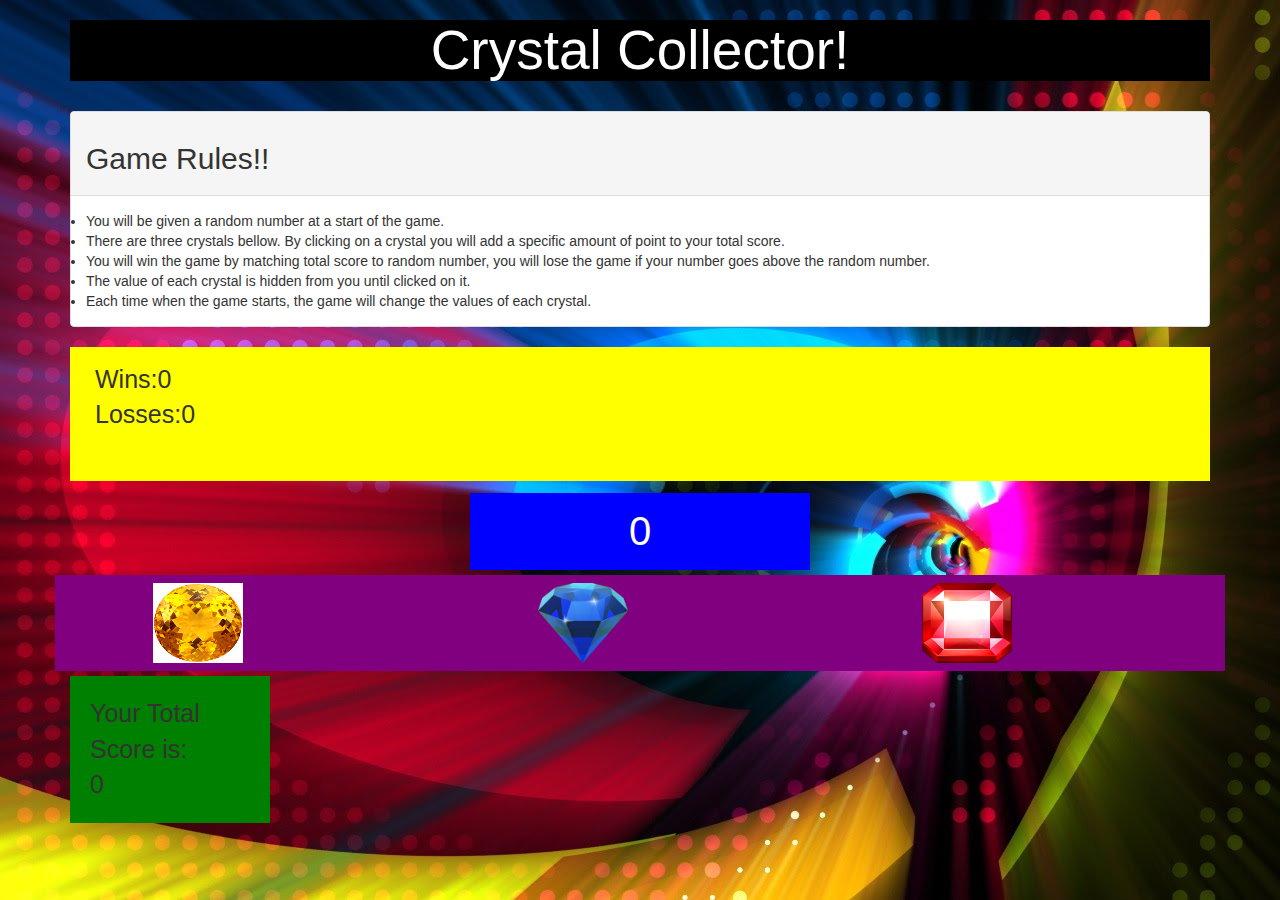
<file: index.html>
<!DOCTYPE html>
<html lang="en">
<head>
	<meta charset="UTF-8">
	<title>Crytal Collector Game</title>

		<link rel="stylesheet" href="assets/css/reset.css">
		<meta name="viewport" content="width=device-width, initial-scale=1.0">
		<link rel="stylesheet" href="https://maxcdn.bootstrapcdn.com/bootstrap/3.3.7/css/bootstrap.min.css" integrity="sha384-BVYiiSIFeK1dGmJRAkycuHAHRg32OmUcww7on3RYdg4Va+PmSTsz/K68vbdEjh4u" crossorigin="anonymous">
		<link rel="stylesheet" href="assets/css/style.css">
		<script   src="https://code.jquery.com/jquery-3.1.0.js"   integrity="sha256-slogkvB1K3VOkzAI8QITxV3VzpOnkeNVsKvtkYLMjfk="   crossorigin="anonymous"></script>

</head>


<body>
<div class="container">
	<h1 id="head">Crystal Collector!</h1>
</div>
	<br>
				
		
	</div>
	<div class="container">
		<div class="panel panel-default">
			<div class="panel-heading"><h2>Game Rules!!</h2></div>
	 		<div class="panel-body">
			
	 				<li>You will be given a random number at a start of the game.</li>
	 				<li>There are three crystals bellow. By clicking on a crystal you will add a specific amount of point to your total score.</li>
	 				<li>You will win the game by matching total score to random number, you will lose the game if your number goes above the random number.</li>
	 				<li>The value of each crystal is hidden from you until clicked on it.</li>
	 				<li>Each time when the game starts, the game will change the values of each crystal.</li>
	 		
			</div>
		</div>
	
		<div class="row" id="row1">
		  <div class="col-lg-12 col-md-8">Wins:<span id="winner"> 0</span></div>
		  <div class="col-xs-6 col-md-4">Losses:<span id="losser"> 0</span></div>
		</div>
	
		<div class="totalnumber">
			<span>0</span>
		</div>
		<div class="row" id="row2">
		  <div id="yellow" class="col-md-4"><img src="assets/images/yellowgem.jpg" class="yellowgem" alt="gem1" class="img-circle"></div>
		  <div id="blue" class="col-md-4"><img src="assets/images/gemblue.png" class="bluegem" alt="gem2" class="img-circle"></div>
		  <div id="red" class="col-md-4"><img src="assets/images/redgem.png" class="redgem" alt="gem3" class="img-circle"></div>
		</div>
		<p id = "score">Your Total Score is: <br><span id="numbercount">0</span></p>
	</div>



	<script src="assets/javascript/game.js"></script>
</body>
</html>
</file>
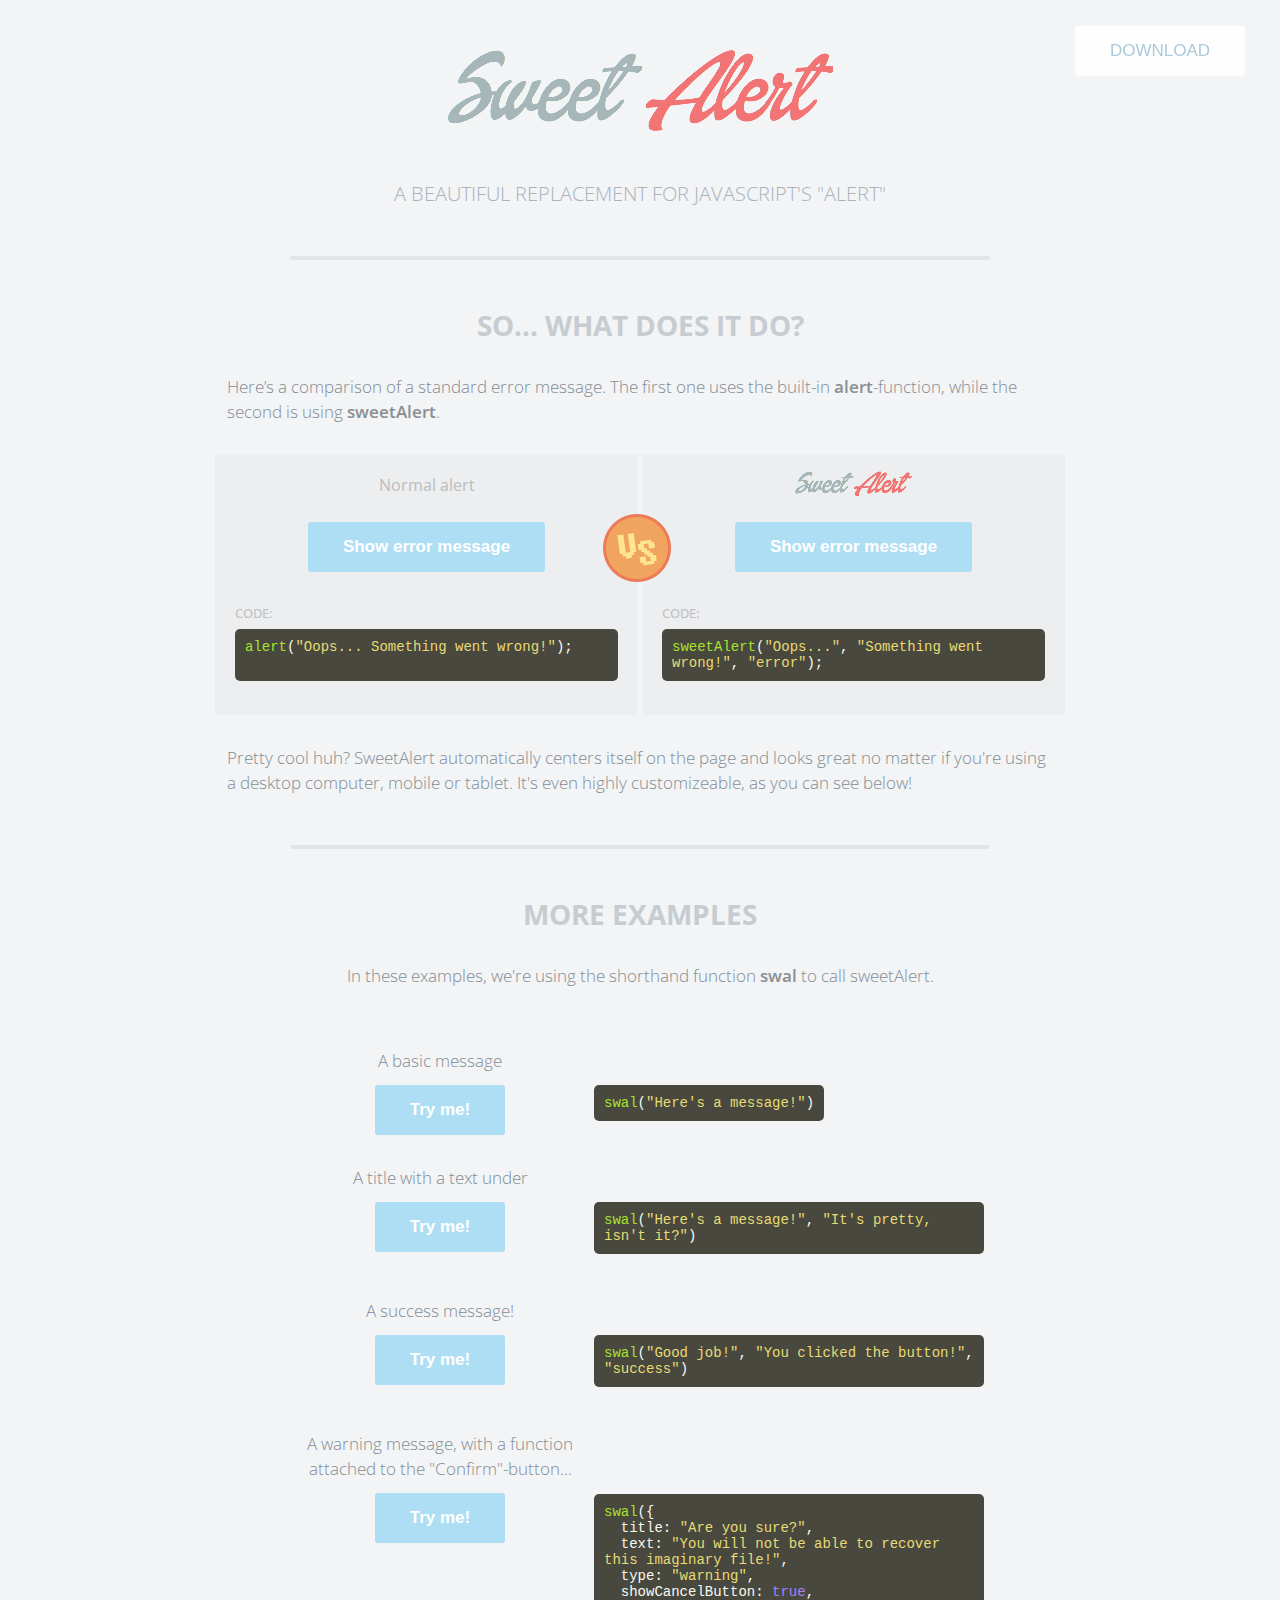
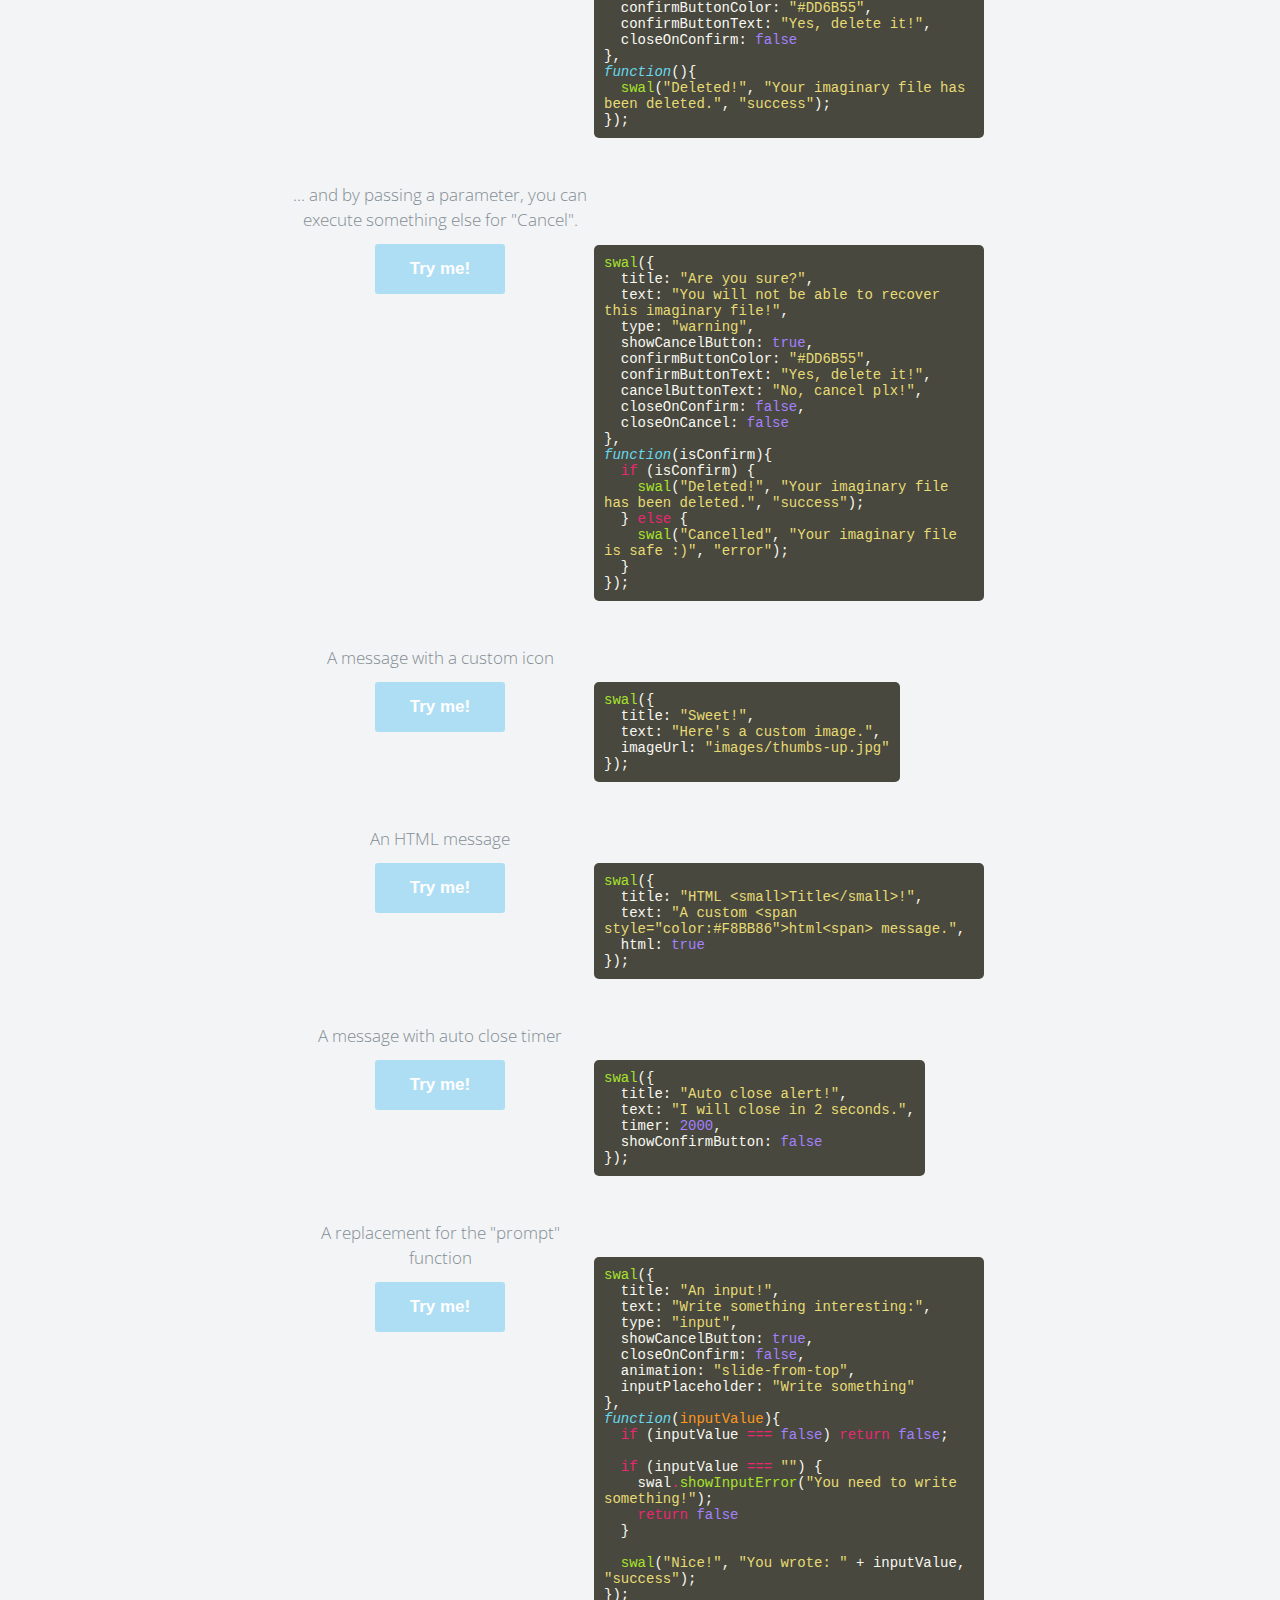
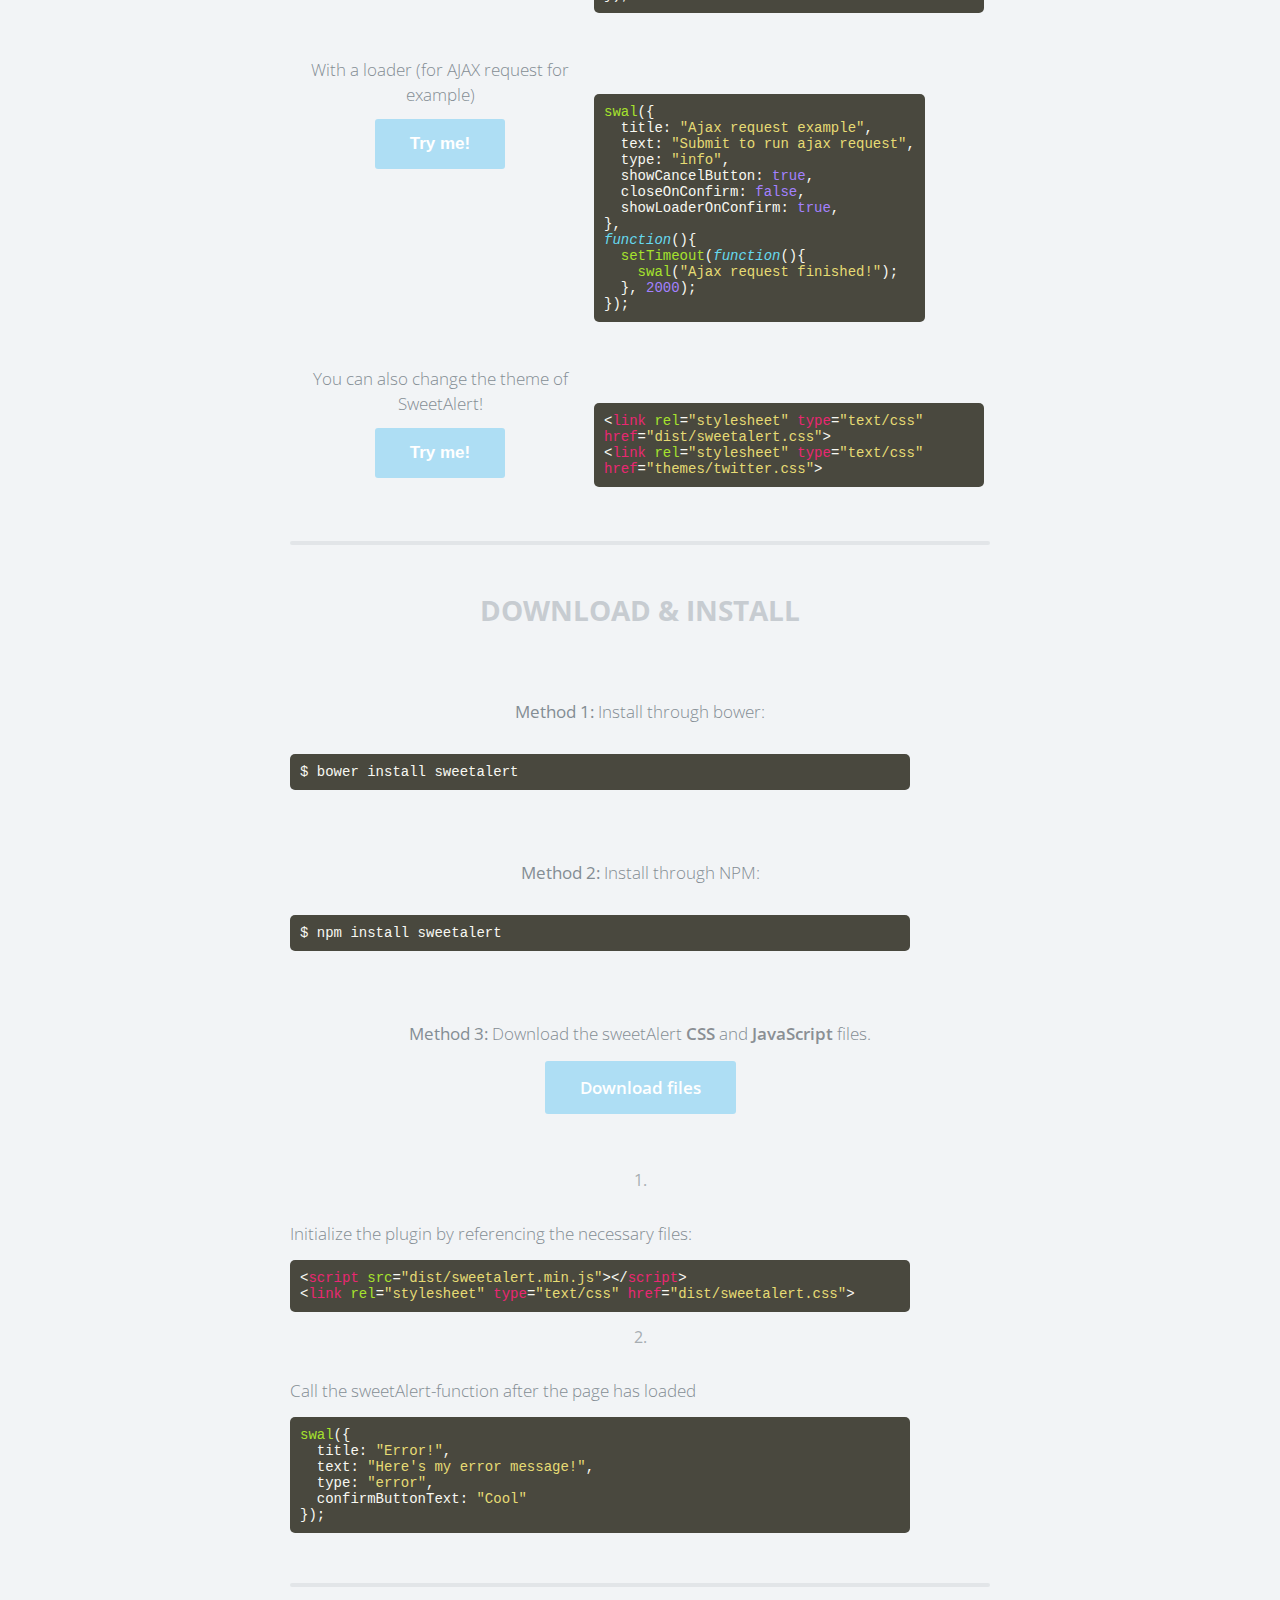
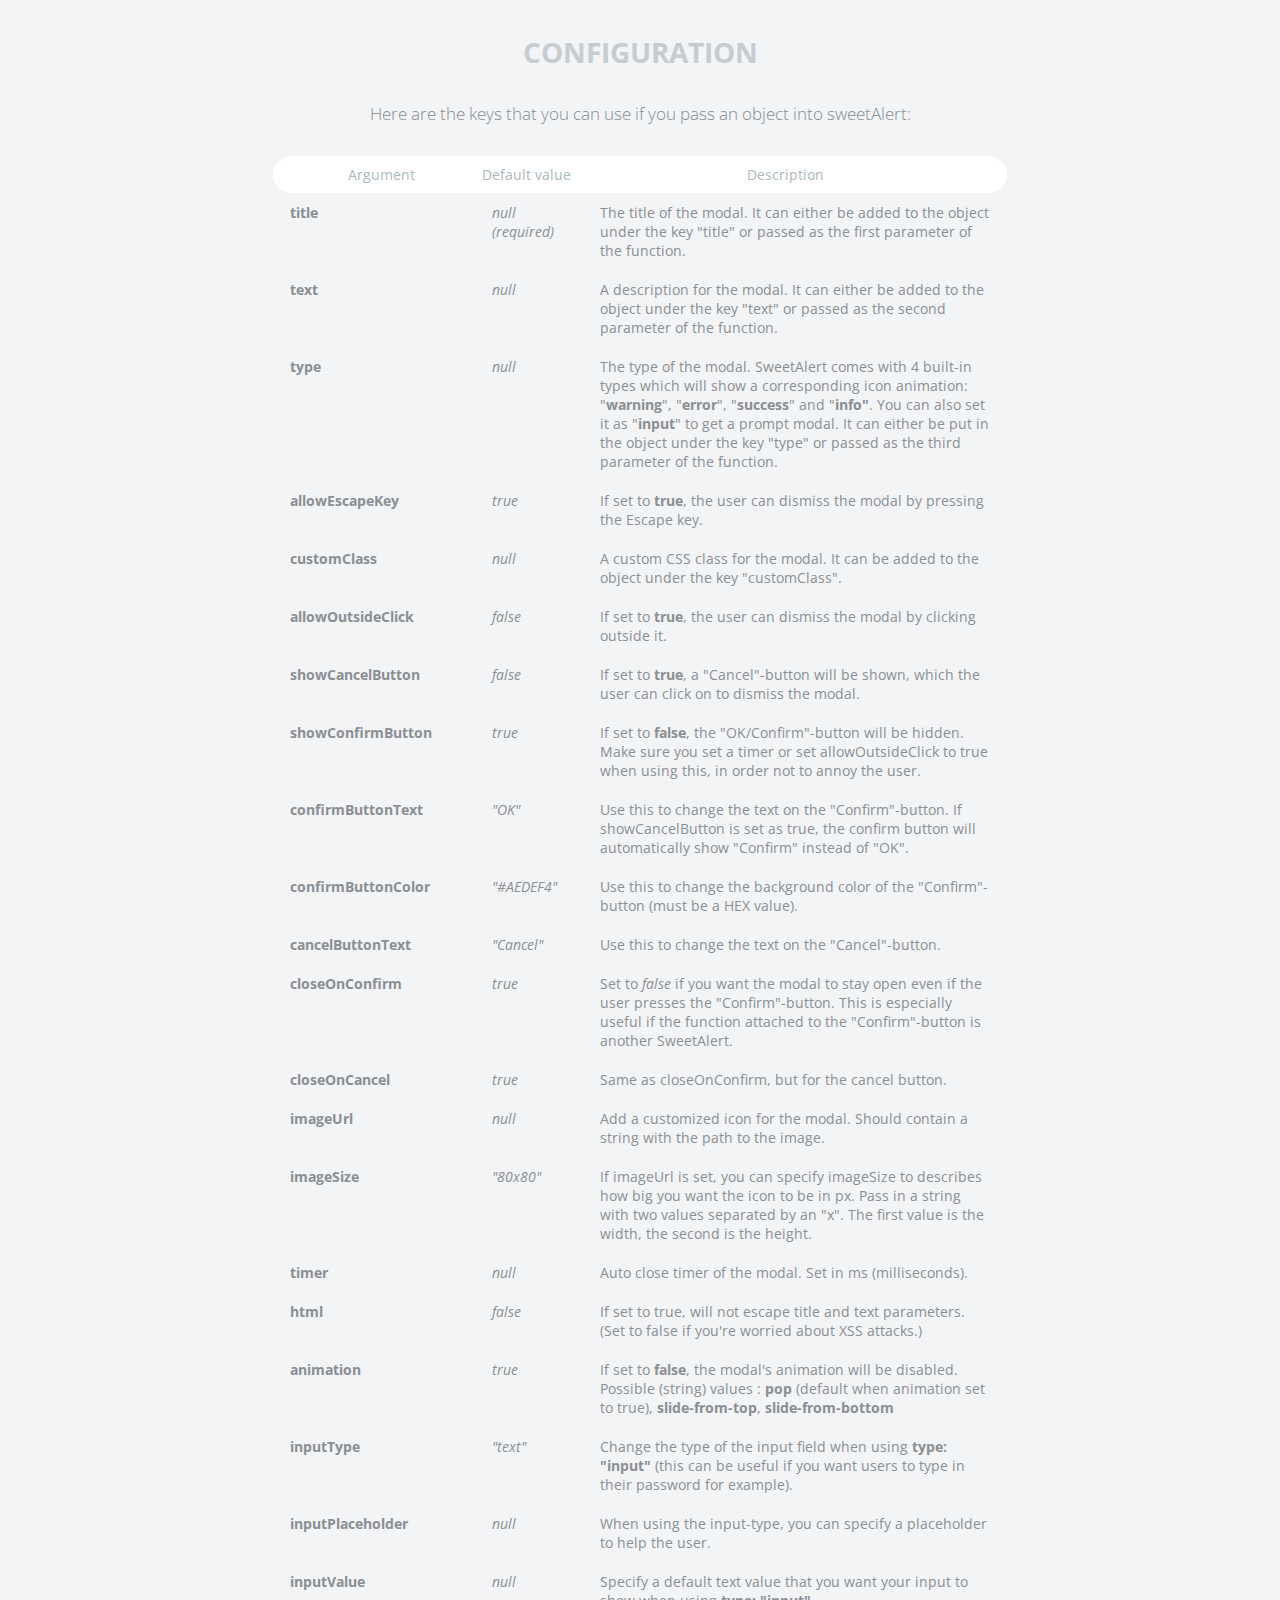
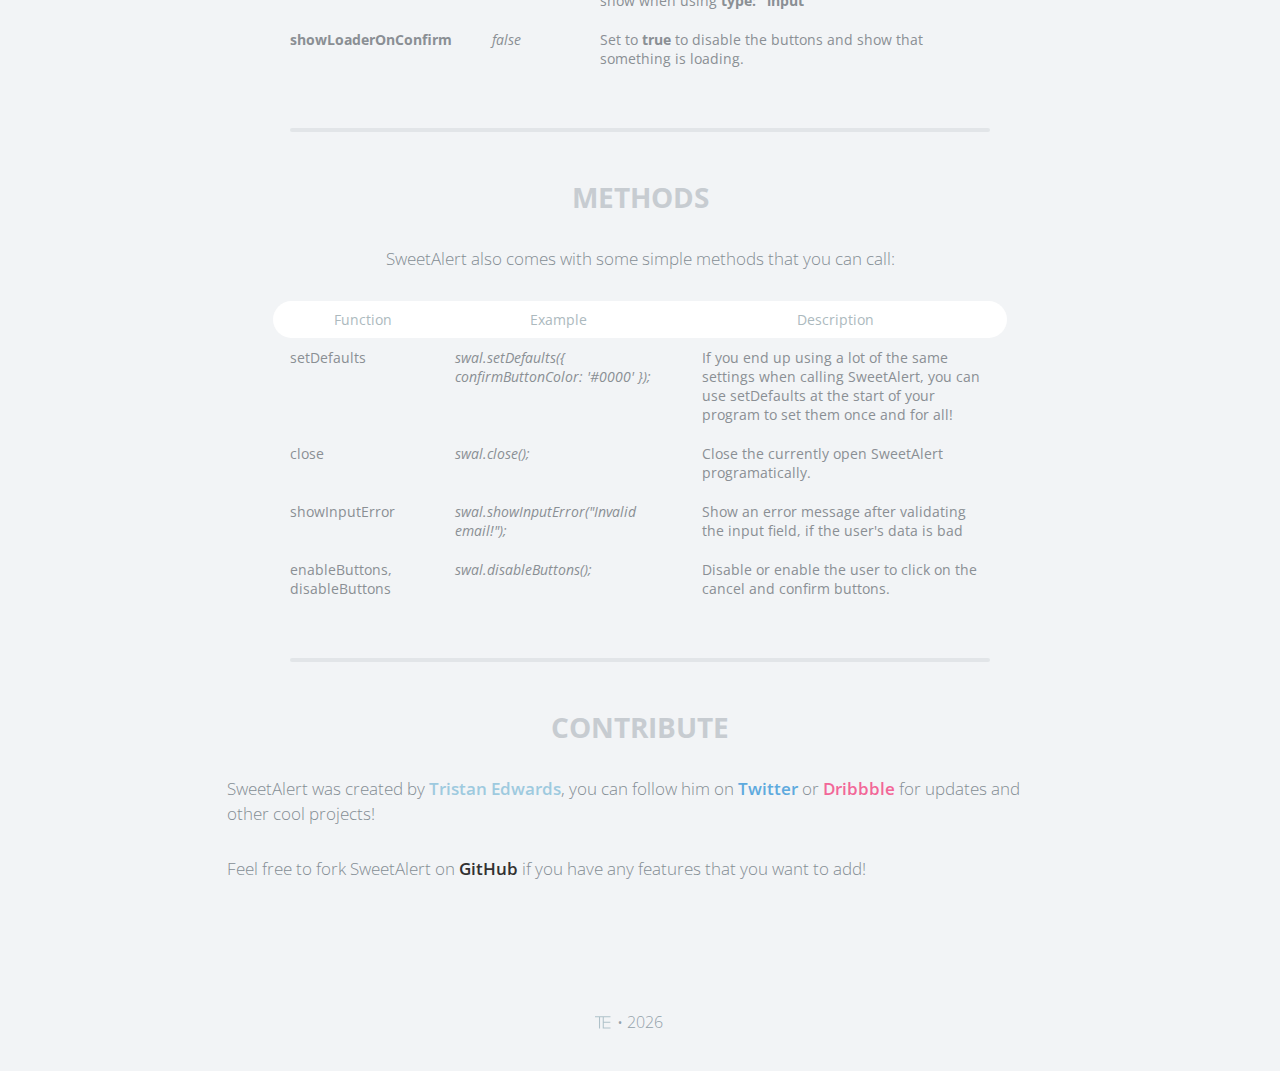
<file: sweetalert-master/index.html>
<!doctype html>

<html>

<head>
  <meta charset="utf-8">
  <meta name="viewport" content="width=device-width, initial-scale=1, maximum-scale=1, user-scalable=0" />
  <title>SweetAlert</title>

  <link rel="stylesheet" href="example/example.css">
  <script src="https://code.jquery.com/jquery-2.1.3.min.js"></script>

  <!-- This is what you need -->
  <script src="dist/sweetalert-dev.js"></script>
  <link rel="stylesheet" href="dist/sweetalert.css">
  <!--.......................-->

</head>

<body>

<h1>Sweet Alert</h1>
<h2>A beautiful replacement for JavaScript's "Alert"</h2>
<button class="download">Download</button>

<!-- What does it do? -->
<h3>So... What does it do?</h3>
<p>Here’s a comparison of a standard error message. The first one uses the built-in <strong>alert</strong>-function, while the second is using <strong>sweetAlert</strong>.</p>

<div class="showcase normal">
	<h4>Normal alert</h4>
	<button>Show error message</button>

	<h5>Code:</h5>
	<pre><span class="attr">alert</span>(<span class="str">"Oops... Something went wrong!"</span>);

	</pre>

	<div class="vs-icon"></div>
</div>

<div class="showcase sweet">
	<h4>Sweet Alert</h4>
	<button>Show error message</button>

	<h5>Code:</h5>
	<pre><span class="attr">sweetAlert</span>(<span class="str">"Oops..."</span>, <span class="str">"Something went wrong!"</span>, <span class="str">"error"</span>);</pre>
</div>

<p>Pretty cool huh? SweetAlert automatically centers itself on the page and looks great no matter if you're using a desktop computer, mobile or tablet. It's even highly customizeable, as you can see below!</p>


<!-- Examples -->
<h3>More examples</h3>

<p class="center">In these examples, we're using the shorthand function <strong>swal</strong> to call sweetAlert.</p>

<ul class="examples">

	<li class="message">
		<div class="ui">
			<p>A basic message</p>
			<button>Try me!</button>
		</div>
		<pre><span class="attr">swal</span>(<span class="str">"Here's a message!"</span>)</pre>
	</li>

	<li class="title-text">
		<div class="ui">
			<p>A title with a text under</p>
			<button>Try me!</button>
		</div>
		<pre><span class="attr">swal</span>(<span class="str">"Here's a message!"</span>, <span class="str">"It's pretty, isn't it?"</span>)</pre>
	</li>

	<li class="success">
		<div class="ui">
			<p>A success message!</p>
			<button>Try me!</button>
		</div>
		<pre><span class="attr">swal</span>(<span class="str">"Good job!"</span>, <span class="str">"You clicked the button!"</span>, <span class="str">"success"</span>)</pre>
	</li>

	<li class="warning confirm">
		<div class="ui">
			<p>A warning message, with a function attached to the "Confirm"-button...</p>
			<button>Try me!</button>
		</div>
		<pre><span class="attr">swal</span>({
&nbsp;&nbsp;title: <span class="str">"Are you sure?"</span>,
&nbsp;&nbsp;text: <span class="str">"You will not be able to recover this imaginary file!"</span>,
&nbsp;&nbsp;type: <span class="str">"warning"</span>,
&nbsp;&nbsp;showCancelButton: <span class="val">true</span>,
&nbsp;&nbsp;confirmButtonColor: <span class="str">"#DD6B55"</span>,
&nbsp;&nbsp;confirmButtonText: <span class="str">"Yes, delete it!"</span>,
&nbsp;&nbsp;closeOnConfirm: <span class="val">false</span>
},
<span class="func"><i>function</i></span>(){
&nbsp;&nbsp;<span class="attr">swal</span>(<span class="str">"Deleted!"</span>, <span class="str">"Your imaginary file has been deleted."</span>, <span class="str">"success"</span>);
});</pre>
	</li>

	<li class="warning cancel">
		<div class="ui">
			<p>... and by passing a parameter, you can execute something else for "Cancel".</p>
			<button>Try me!</button>
		</div>
		<pre><span class="attr">swal</span>({
&nbsp;&nbsp;title: <span class="str">"Are you sure?"</span>,
&nbsp;&nbsp;text: <span class="str">"You will not be able to recover this imaginary file!"</span>,
&nbsp;&nbsp;type: <span class="str">"warning"</span>,
&nbsp;&nbsp;showCancelButton: <span class="val">true</span>,
&nbsp;&nbsp;confirmButtonColor: <span class="str">"#DD6B55"</span>,
&nbsp;&nbsp;confirmButtonText: <span class="str">"Yes, delete it!"</span>,
&nbsp;&nbsp;cancelButtonText: <span class="str">"No, cancel plx!"</span>,
&nbsp;&nbsp;closeOnConfirm: <span class="val">false</span>,
&nbsp;&nbsp;closeOnCancel: <span class="val">false</span>
},
<span class="func"><i>function</i></span>(isConfirm){
&nbsp;&nbsp;<span class="tag">if</span> (isConfirm) {
&nbsp;&nbsp;&nbsp;&nbsp;<span class="attr">swal</span>(<span class="str">"Deleted!"</span>, <span class="str">"Your imaginary file has been deleted."</span>, <span class="str">"success"</span>);
&nbsp;&nbsp;} <span class="tag">else</span> {
	&nbsp;&nbsp;&nbsp;&nbsp;<span class="attr">swal</span>(<span class="str">"Cancelled"</span>, <span class="str">"Your imaginary file is safe :)"</span>, <span class="str">"error"</span>);
&nbsp;&nbsp;}
});</pre>
	</li>

	<li class="custom-icon">
		<div class="ui">
			<p>A message with a custom icon</p>
			<button>Try me!</button>
		</div>
		<pre><span class="attr">swal</span>({
&nbsp;&nbsp;title: <span class="str">"Sweet!"</span>,
&nbsp;&nbsp;text: <span class="str">"Here's a custom image."</span>,
&nbsp;&nbsp;imageUrl: <span class="str">"images/thumbs-up.jpg"</span>
});</pre>
	</li>

	<li class="message-html">
		<div class="ui">
			<p>An HTML message</p>
			<button>Try me!</button>
		</div>
		<pre><span class="attr">swal</span>({
&nbsp;&nbsp;title: <span class="str">"HTML &lt;small&gt;Title&lt;/small&gt;!"</span>,
&nbsp;&nbsp;text: <span class="str">"A custom &lt;span style="color:#F8BB86"&gt;html&lt;span&gt; message."</span>,
&nbsp;&nbsp;html: <span class="val">true</span>
});</pre>
	</li>

	<li class="timer">
		<div class="ui">
			<p>A message with auto close timer</p>
			<button>Try me!</button>
		</div>
		<pre><span class="attr">swal</span>({
&nbsp;&nbsp;title: <span class="str">"Auto close alert!"</span>,
&nbsp;&nbsp;text: <span class="str">"I will close in 2 seconds."</span>,
&nbsp;&nbsp;timer: <span class="val">2000</span>,
&nbsp;&nbsp;showConfirmButton: <span class="val">false</span>
});</pre>
	</li>


	<li class="input">
		<div class="ui">
			<p>A replacement for the "prompt" function</p>
			<button>Try me!</button>
		</div>
		<pre><span class="attr">swal</span>({
&nbsp;&nbsp;title: <span class="str">"An input!"</span>,
&nbsp;&nbsp;text: <span class="str">"Write something interesting:"</span>,
&nbsp;&nbsp;type: <span class="str">"input"</span>,
&nbsp;&nbsp;showCancelButton: <span class="val">true</span>,
&nbsp;&nbsp;closeOnConfirm: <span class="val">false</span>,
&nbsp;&nbsp;animation: <span class="str">"slide-from-top"</span>,
&nbsp;&nbsp;inputPlaceholder: <span class="str">"Write something"</span>
},
<span class="func"><i>function</i></span>(<span class="arg">inputValue</span>){
&nbsp;&nbsp;<span class="tag">if</span> (inputValue <span class="tag">===</span> <span class="val">false</span>) <span class="tag">return</span> <span class="val">false</span>;
&nbsp;&nbsp;
&nbsp;&nbsp;<span class="tag">if</span> (inputValue <span class="tag">===</span> <span class="str">""</span>) {
&nbsp;&nbsp;&nbsp;&nbsp;swal<span class="tag">.</span><span class="attr">showInputError</span>(<span class="str">"You need to write something!"</span>);
&nbsp;&nbsp;&nbsp;&nbsp;<span class="tag">return</span> <span class="val">false</span>
&nbsp;&nbsp;}
&nbsp;&nbsp;
&nbsp;&nbsp;<span class="attr">swal</span>(<span class="str">"Nice!"</span>, <span class="str">"You wrote: "</span> + inputValue, <span class="str">"success"</span>);
});</pre>
	</li>

  <li class="ajax">
    <div class="ui">
			<p>With a loader (for AJAX request for example)</p>
			<button>Try me!</button>
		</div>
		<pre><span class="attr">swal</span>({
&nbsp;&nbsp;title: <span class="str">"Ajax request example"</span>,
&nbsp;&nbsp;text: <span class="str">"Submit to run ajax request"</span>,
&nbsp;&nbsp;type: <span class="str">"info"</span>,
&nbsp;&nbsp;showCancelButton: <span class="val">true</span>,
&nbsp;&nbsp;closeOnConfirm: <span class="val">false</span>,
&nbsp;&nbsp;showLoaderOnConfirm: <span class="val">true</span>,
},
<span class="func"><i>function</i></span>(){
&nbsp;&nbsp;<span class="attr">setTimeout</span>(<span class="func"><i>function</i></span>(){
&nbsp;&nbsp;&nbsp;&nbsp;<span class="attr">swal</span>(<span class="str">"Ajax request finished!"</span>);
&nbsp;&nbsp;}, <span class="val">2000</span>);
});</pre>
	</li>

	<li class="theme">
		<div class="ui">
			<p>You can also change the theme of SweetAlert!</p>
			<button>Try me!</button>
		</div>
		<pre>&lt;<span class="tag">link</span> <span class="attr">rel</span>=<span class="str">"stylesheet"</span> <span class="tag">type</span>=<span class="str">"text/css"</span> <span class="tag">href</span>=<span class="str">"dist/sweetalert.css"</span>&gt;
			&lt;<span class="tag">link</span> <span class="attr">rel</span>=<span class="str">"stylesheet"</span> <span class="tag">type</span>=<span class="str">"text/css"</span> <span class="tag">href</span>=<span class="str">"themes/twitter.css"</span>&gt;</pre>
	</li>

</ul>


<!-- Download & Install -->
<h3 id="download-section">Download & install</h3>

<div class="center-container">
	<p class="center"><b>Method 1:</b> Install through bower:</p>
	<pre class="center">$ bower install sweetalert</pre>
</div>

<div class="center-container">
	<p class="center"><b>Method 2:</b> Install through NPM:</p>
	<pre class="center">$ npm install sweetalert</pre>
</div>

<p class="center"><b>Method 3:</b> Download the sweetAlert <strong>CSS</strong> and <strong>JavaScript</strong> files.</p>

<a class="button" href="https://github.com/t4t5/sweetalert/archive/master.zip" download>Download files</a>

<ol>
	<li>
		<p>Initialize the plugin by referencing the necessary files:</p>
		<pre>&lt;<span class="tag">script</span> <span class="attr">src</span>=<span class="str">"dist/sweetalert.min.js"</span>&gt;&lt;/<span class="tag">script</span>&gt;
&lt;<span class="tag">link</span> <span class="attr">rel</span>=<span class="str">"stylesheet"</span> <span class="tag">type</span>=<span class="str">"text/css"</span> <span class="tag">href</span>=<span class="str">"dist/sweetalert.css"</span>&gt;</pre>
	</li>

	<li>
		<p>Call the sweetAlert-function after the page has loaded</p>
		<pre><span class="attr">swal</span>({
&nbsp;&nbsp;title: <span class="str">"Error!"</span>,
&nbsp;&nbsp;text: <span class="str">"Here's my error message!"</span>,
&nbsp;&nbsp;type: <span class="str">"error"</span>,
&nbsp;&nbsp;confirmButtonText: <span class="str">"Cool"</span>
});
</pre>
	</li>
</ol>



<!-- Configuration -->
<h3>Configuration</h3>

<p class="center">Here are the keys that you can use if you pass an object into sweetAlert:</p>

<table>
	<tr class="titles">
		<th>
			<div class="border-left"></div>
			Argument
		</th>
		<th>Default value</th>
		<th>
			<div class="border-right"></div>
			Description
		</th>
	</tr>
	<tr>
		<td><b>title</b></td>
		<td><i>null (required)</i></td>
		<td>The title of the modal. It can either be added to the object under the key "title" or passed as the first parameter of the function.</td>
	</tr>
	<tr>
		<td><b>text</b></td>
		<td><i>null</i></td>
		<td>A description for the modal. It can either be added to the object under the key "text" or passed as the second parameter of the function.</td>
	</tr>
	<tr>
		<td><b>type</b></td>
		<td><i>null</i></td>
		<td>The type of the modal. SweetAlert comes with 4 built-in types which will show a corresponding icon animation: "<strong>warning</strong>", "<strong>error</strong>", "<strong>success</strong>" and "<strong>info"</strong>. You can also set it as "<strong>input</strong>" to get a prompt modal. It can either be put in the object under the key "type" or passed as the third parameter of the function.</td>
	</tr>
    <tr>
      <td><b>allowEscapeKey</b></td>
      <td><i>true</i></td>
      <td>If set to <strong>true</strong>, the user can dismiss the modal by pressing the Escape key.</td>
    </tr>
	<tr>
		<td><b>customClass</b></td>
		<td><i>null</i></td>
		<td>A custom CSS class for the modal. It can be added to the object under the key "customClass".</td>
	</tr>
	<tr>
		<td><b>allowOutsideClick</b></td>
		<td><i>false</i></td>
		<td>If set to <strong>true</strong>, the user can dismiss the modal by clicking outside it.</td>
	</tr>
	<tr>
		<td><b>showCancelButton</b></td>
		<td><i>false</i></td>
		<td>If set to <strong>true</strong>, a "Cancel"-button will be shown, which the user can click on to dismiss the modal.</td>
	</tr>
	<tr>
		<td><b>showConfirmButton</b></td>
		<td><i>true</i></td>
		<td>If set to <strong>false</strong>, the "OK/Confirm"-button will be hidden. Make sure you set a timer or set allowOutsideClick to true when using this, in order not to annoy the user.</td>
	</tr>
	<tr>
		<td><b>confirmButtonText</b></td>
		<td><i>"OK"</i></td>
		<td>Use this to change the text on the "Confirm"-button. If showCancelButton is set as true, the confirm button will automatically show "Confirm" instead of "OK".</td>
	</tr>
	<tr>
		<td><b>confirmButtonColor</b></td>
		<td><i>"#AEDEF4"</i></td>
		<td>Use this to change the background color of the "Confirm"-button (must be a HEX value).</td>
	</tr>
	<tr>
		<td><b>cancelButtonText</b></td>
		<td><i>"Cancel"</i></td>
		<td>Use this to change the text on the "Cancel"-button.</td>
	</tr>
	<tr>
		<td><b>closeOnConfirm</b></td>
		<td><i>true</i></td>
		<td>Set to <i>false</i> if you want the modal to stay open even if the user presses the "Confirm"-button. This is especially useful if the function attached to the "Confirm"-button is another SweetAlert.</td>
	</tr>
	<tr>
		<td><b>closeOnCancel</b></td>
		<td><i>true</i></td>
		<td>Same as closeOnConfirm, but for the cancel button.</td>
	</tr>
	<tr>
		<td><b>imageUrl</b></td>
		<td><i>null</i></td>
		<td>Add a customized icon for the modal. Should contain a string with the path to the image.</td>
	</tr>
	<tr>
		<td><b>imageSize</b></td>
		<td><i>"80x80"</i></td>
		<td>If imageUrl is set, you can specify imageSize to describes how big you want the icon to be in px. Pass in a string with two values separated by an "x". The first value is the width, the second is the height.</td>
	</tr>
	<tr>
		<td><b>timer</b></td>
		<td><i>null</i></td>
		<td>Auto close timer of the modal. Set in ms (milliseconds).</td>
	</tr>
	<tr>
		<td><b>html</b></td>
		<td><i>false</i></td>
		<td>If set to true, will not escape title and text parameters. (Set to false if you're worried about XSS attacks.)</td>
	</tr>
	<tr>
		<td><b>animation</b></td>
		<td><i>true</i></td>
		<td>If set to <strong>false</strong>, the modal's animation will be disabled. Possible (string) values : <strong>pop</strong> (default when animation set to true), <strong>slide-from-top</strong>, <strong>slide-from-bottom</strong></td>
	</tr>
	<tr>
		<td><b>inputType</b></td>
		<td><i>"text"</i></td>
		<td>Change the type of the input field when using <strong>type: "input"</strong> (this can be useful if you want users to type in their password for example).</td>
	</tr>
	<tr>
		<td><b>inputPlaceholder</b></td>
		<td><i>null</i></td>
		<td>When using the input-type, you can specify a placeholder to help the user.</td>
	</tr>
	<tr>
		<td><b>inputValue</b></td>
		<td><i>null</i></td>
		<td>Specify a default text value that you want your input to show when using <strong>type: "input"</strong></td>
	</tr>
	<tr>
		<td><b>showLoaderOnConfirm</b></td>
		<td><i>false</i></td>
    <td>Set to <strong>true</strong> to disable the buttons and show that something is loading.</td>
	</tr>
</table>


<!-- Methods -->
<h3>Methods</h3>

<p class="center">SweetAlert also comes with some simple methods that you can call:</p>

<table>
	<tr class="titles">
		<th>
			<div class="border-left"></div>
			Function
		</th>
		<th>Example</th>
		<th>
			<div class="border-right"></div>
			Description
		</th>
	</tr>
	<tr>
		<td>setDefaults</td>
		<td><i>swal.setDefaults({ confirmButtonColor: '#0000' });</i></td>
		<td>If you end up using a lot of the same settings when calling SweetAlert, you can use setDefaults at the start of your program to set them once and for all!</td>
	</tr>
	<tr>
		<td>close</td>
		<td><i>swal.close();</i></td>
		<td>Close the currently open SweetAlert programatically.</td>
	</tr>
	<tr>
		<td>showInputError</td>
		<td><i>swal.showInputError("Invalid email!");</i></td>
		<td>Show an error message after validating the input field, if the user's data is bad</td>
	</tr>
	<tr>
		<td>enableButtons, disableButtons</td>
		<td><i>swal.disableButtons();</i></td>
		<td>Disable or enable the user to click on the cancel and confirm buttons.</td>
	</tr>
</table>



<!-- Contribute -->
<h3>Contribute</h3>
<p>SweetAlert was created by <a href="http://tristanedwards.me" target="_blank">Tristan Edwards</a>, you can follow him on <a href="https://twitter.com/t4t5" target="_blank" class="twitter">Twitter</a> or <a href="https://dribbble.com/tristanedwards" target="_blank" class="dribbble">Dribbble</a> for updates and other cool projects!</p>
<p>Feel free to fork SweetAlert on <a href="https://github.com/t4t5/sweetalert" class="github">GitHub</a> if you have any features that you want to add!</p>


<footer>
	<span class="te-logo">TE</span> • <script>document.write(new Date().getFullYear())</script>
</footer>


<script>

document.querySelector('button.download').onclick = function(){
	$("html, body").animate({ scrollTop: $("#download-section").offset().top }, 1000);
};

document.querySelector('.showcase.normal button').onclick = function(){
	alert("Oops... Something went wrong!");
};

document.querySelector('.showcase.sweet button').onclick = function(){
	swal("Oops...", "Something went wrong!", "error");
};

document.querySelector('ul.examples li.message button').onclick = function(){
	swal("Here's a message!");
};

document.querySelector('ul.examples li.timer button').onclick = function(){
	swal({
		title: "Auto close alert!",
		text: "I will close in 2 seconds.",
		timer: 2000,
		showConfirmButton: false
	});
};

document.querySelector('ul.examples li.title-text button').onclick = function(){
	swal("Here's a message!", "It's pretty, isn't it?");
};

document.querySelector('ul.examples li.success button').onclick = function(){
	swal("Good job!", "You clicked the button!", "success");
};

document.querySelector('ul.examples li.warning.confirm button').onclick = function(){
	swal({
		title: "Are you sure?",
		text: "You will not be able to recover this imaginary file!",
		type: "warning",
		showCancelButton: true,
		confirmButtonColor: '#DD6B55',
		confirmButtonText: 'Yes, delete it!',
		closeOnConfirm: false
	},
	function(){
		swal("Deleted!", "Your imaginary file has been deleted!", "success");
	});
};

document.querySelector('ul.examples li.warning.cancel button').onclick = function(){
	swal({
		title: "Are you sure?",
		text: "You will not be able to recover this imaginary file!",
		type: "warning",
		showCancelButton: true,
		confirmButtonColor: '#DD6B55',
		confirmButtonText: 'Yes, delete it!',
		cancelButtonText: "No, cancel plx!",
		closeOnConfirm: false,
		closeOnCancel: false
	},
	function(isConfirm){
    if (isConfirm){
      swal("Deleted!", "Your imaginary file has been deleted!", "success");
    } else {
      swal("Cancelled", "Your imaginary file is safe :)", "error");
    }
	});
};

document.querySelector('ul.examples li.custom-icon button').onclick = function(){
	swal({
		title: "Sweet!",
		text: "Here's a custom image.",
		imageUrl: 'example/images/thumbs-up.jpg'
	});
};

document.querySelector('ul.examples li.message-html button').onclick = function(){
	swal({
		title: "HTML <small>Title</small>!",
		text: 'A custom <span style="color:#F8BB86">html<span> message.',
		html: true
	});
};

document.querySelector('ul.examples li.input button').onclick = function(){
	swal({
		title: "An input!",
		text: 'Write something interesting:',
		type: 'input',
		showCancelButton: true,
		closeOnConfirm: false,
		animation: "slide-from-top",
		inputPlaceholder: "Write something",
	},
	function(inputValue){
		if (inputValue === false) return false;

		if (inputValue === "") {
			swal.showInputError("You need to write something!");
			return false;
		}
    
		swal("Nice!", 'You wrote: ' + inputValue, "success");

	});
};

document.querySelector('ul.examples li.theme button').onclick = function() {
	swal({
		title: "Themes!",
		text: "Here's the Twitter theme for SweetAlert!",
		confirmButtonText: "Cool!",
		customClass: 'twitter'
	});
};

document.querySelector('ul.examples li.ajax button').onclick = function() {
  swal({
    title: 'Ajax request example',
    text: 'Submit to run ajax request',
    type: 'info',
    showCancelButton: true,
    closeOnConfirm: false,
    showLoaderOnConfirm: true,
  }, function(){
    setTimeout(function() {
      swal('Ajax request finished!');
    }, 2000);
  });
};

</script>



</body>

</html>
</file>
<file: assets/css/style.css>
body {
	background-image: url("../images/colofull.jpg");

}

h1 {
	text-align: center;
	color: white;
	font-size: 55px;
	background: 
	padding: 0;
}

#head {
	background-color: black;


}

#winner {
	position: absolute;


}

#losser {
	position: absolute;


}


.totalnumber {
	text-align: center;
	background-color: blue;
	color: white; 
	font-size: 40px;
	margin-left: 400px;
	margin-right: 400px;
	padding-top: 10px;
	padding-bottom: 10px;
	margin-bottom: 5px;


}

#row1 {
	background-color: yellow;
	margin-left: 0;
	margin-right: 0;
	font-size: 25px;
	padding: 10px;
	margin-bottom: 12px;
    padding-bottom: 48px;
    padding-top: 15px;



}

#row2 {
	background-color: purple;
	padding: 8px;
	margin-bottom: 5px;



}

img {
	height: 80px;
	width: 90px;

}

#yellow {
	padding-left: 90px;
	padding-right: 0px;
	
}

#blue {
	padding-left: 90px;
	padding-right: 0px;
	

}

#red {
	padding-left: 90px;
	padding-right: 0px;
	


}

.gem1 {
	position: absolute;
}
.gem2 {
	position: absolute;
}

.gem3 {
	position:absolute;
}
#score {
	font-size: 25px;
	background-color: green;
	max-width: 200px;
	padding: 20px;

}
</file>
<file: sweetalert-master/example/example.css>
@import url(http://fonts.googleapis.com/css?family=Open+Sans:400,600,700,300);
@import url(http://fonts.googleapis.com/css?family=Open+Sans+Condensed:700);
body {
  background-color: #f2f4f6;
  font-family: 'Open Sans', sans-serif;
  text-align: center; }

h1 {
  background-image: url("images/logo_big.png");
  background-image: -webkit-image-set(url("images/logo_big.png") 1x, url("images/logo_big@2x.png") 2x);
  width: 385px;
  height: 81px;
  text-indent: -9999px;
  white-space: nowrap;
  margin: 50px auto; }
  @media all and (max-width: 420px) {
    h1 {
      width: 300px;
      background-size: contain;
      background-repeat: no-repeat;
      background-position: center; } }
  @media all and (max-width: 330px) {
    h1 {
      width: 250px; } }

h2 {
  font-size: 20px;
  color: #A9B2BC;
  line-height: 25px;
  text-transform: uppercase;
  font-weight: 300;
  text-align: center;
  display: block; }

h3 {
  font-size: 28px;
  color: #C7CCD1;
  text-transform: uppercase;
  font-family: 'Open Sans Condensed', sans-serif;
  margin-top: 100px;
  text-align: center;
  position: relative; }
  h3#download-section {
    margin-top: 50px;
    padding-top: 40px; }
  h3::after {
    content: "";
    background-color: #e2e5e8;
    height: 4px;
    width: 700px;
    left: 50%;
    margin-left: -350px;
    position: absolute;
    margin-top: -50px;
    border-radius: 2px; }
    @media all and (max-width: 740px) {
      h3::after {
        width: auto;
        left: 20px;
        right: 20px;
        margin-left: 0; } }

a {
  text-decoration: none; }

p {
  max-width: 826px;
  margin: 30px auto;
  font-size: 17px;
  font-weight: 300;
  color: #848D94;
  line-height: 25px;
  text-align: left; }
  p.center {
    text-align: center; }
  p strong {
    color: #8A8F94;
    font-weight: 600; }
  p a {
    color: #9ECADF;
    font-weight: 600; }
    p a:hover {
      text-decoration: underline; }
    p a.twitter {
      color: #5eaade; }
    p a.dribbble {
      color: #f26798; }
    p a.github {
      color: #323131; }

button, .button {
  background-color: #AEDEF4;
  color: white;
  border: none;
  box-shadow: none;
  font-size: 17px;
  font-weight: 500;
  font-weight: 600;
  border-radius: 3px;
  padding: 15px 35px;
  margin: 26px 5px 0 5px;
  cursor: pointer; }
  button:focus, .button:focus {
    outline: none; }
  button:hover, .button:hover {
    background-color: #a1d9f2; }
  button:active, .button:active {
    background-color: #81ccee; }
  button.cancel, .button.cancel {
    background-color: #D0D0D0; }
    button.cancel:hover, .button.cancel:hover {
      background-color: #c8c8c8; }
    button.cancel:active, .button.cancel:active {
      background-color: #b6b6b6; }
  button.download, .button.download {
    position: fixed;
    right: 30px;
    top: 0;
    background-color: rgba(255, 255, 255, 0.9);
    color: #ABCADA;
    font-weight: 500;
    text-transform: uppercase;
    z-index: 3; }
    @media all and (max-width: 1278px) {
      button.download, .button.download {
        display: none; } }

.center-container {
  max-width: 700px;
  margin: 70px auto; }

pre {
  background-color: #49483e;
  color: #f8f8f2;
  padding: 10px;
  border-radius: 5px;
  white-space: pre-line;
  text-align: left;
  font-size: 14px;
  max-width: 600px; }
  pre .str {
    color: #e6db74; }
  pre .func {
    color: #66d9ef; }
  pre .val {
    color: #a381ff; }
  pre .tag {
    color: #e92772; }
  pre .attr {
    color: #a6e22d; }
  pre .arg {
    color: #fd9720; }

.showcase {
  background-color: #eceef0;
  padding: 20px;
  display: inline-block;
  width: 383px;
  vertical-align: top;
  position: relative; }
  @media all and (max-width: 865px) {
    .showcase {
      margin: 5px auto;
      padding: 46px 20px; } }
  @media all and (max-width: 440px) {
    .showcase {
      width: auto; } }
  .showcase h4 {
    font-size: 16px;
    color: #BCBCBC;
    line-height: 22px;
    margin: 0 auto;
    font-weight: 400; }
  .showcase.sweet h4 {
    width: 117px;
    height: 25px;
    margin-top: -3px;
    text-indent: -9999px;
    background-image: url("images/logo_small.png");
    background-image: -webkit-image-set(url("images/logo_small.png") 1x, url("images/logo_small@2x.png") 2x); }
  .showcase h5 {
    margin-bottom: -7px;
    text-align: left;
    font-weight: 500;
    text-transform: uppercase;
    color: #c2c2c2; }
  .showcase button {
    margin-bottom: 10px; }
  .showcase .vs-icon {
    background-image: url("images/vs_icon.png");
    background-image: -webkit-image-set(url("images/vs_icon.png") 1x, url("images/vs_icon@2x.png") 2x);
    width: 69px;
    height: 69px;
    position: absolute;
    right: -34px;
    top: 60px;
    z-index: 2; }
    @media all and (max-width: 865px) {
      .showcase .vs-icon {
        margin: 5px auto;
        right: auto;
        left: 50%;
        margin-left: -35px;
        top: auto;
        bottom: -35px; } }

ul.examples {
  list-style-type: none;
  width: 700px;
  margin: 0 auto;
  text-align: left;
  padding-left: 0; }
  @media all and (max-width: 758px) {
    ul.examples {
      width: auto; } }
  ul.examples li {
    padding-left: 0; }
  ul.examples .ui, ul.examples pre {
    display: inline-block;
    vertical-align: top; }
    @media all and (max-width: 758px) {
      ul.examples .ui, ul.examples pre {
        display: block;
        max-width: none;
        margin: 0 auto; } }
  ul.examples .ui {
    width: 300px;
    text-align: center; }
    ul.examples .ui button {
      margin-top: 12px; }
    ul.examples .ui p {
      text-align: center;
      margin-bottom: 0; }
  ul.examples pre {
    max-width: 370px;
    margin-top: 67px; }
    @media all and (max-width: 758px) {
      ul.examples pre {
        margin-top: 16px !important;
        margin-bottom: 60px; } }
  ul.examples .warning pre {
    margin-top: 93px; }

ol {
  max-width: 700px;
  margin: 70px auto;
  list-style-position: inside;
  padding-left: 0; }
  ol li {
    color: #A7ADB2; }
    ol li p {
      margin-bottom: 10px; }

table {
  width: 700px;
  font-size: 14px;
  color: #8a8f94;
  margin: 10px auto;
  text-align: left;
  border-collapse: collapse; }
  @media all and (max-width: 750px) {
    table {
      width: auto;
      margin: 10px 20px; } }
  table th {
    background-color: white;
    padding: 9px;
    color: #acb9be;
    font-weight: 400;
    text-align: center;
    position: relative; }
    table th .border-left, table th .border-right {
      position: absolute;
      background-color: white;
      border-radius: 50%;
      top: 0;
      left: -17px;
      width: 37px;
      height: 37px; }
    table th .border-right {
      left: auto;
      right: -17px; }
    @media all and (max-width: 750px) {
      table th:nth-child(2) {
        display: none; } }
  table td {
    padding: 10px 20px;
    vertical-align: top; }
    table td:first-child {
      padding-left: 0px; }
    table td:last-child {
      padding-right: 0px; }
    @media all and (max-width: 750px) {
      table td:nth-child(2) {
        display: none; } }
    @media all and (max-width: 360px) {
      table td {
        padding: 10px 4px; }
        table td b {
          font-size: 13px; } }

footer {
  margin-top: 100px;
  padding-bottom: 30px;
  color: #9A999F;
  display: inline-block;
  position: relative;
  color: gray;
  font-weight: 400;
  color: #93a1aa;
  font-weight: 300; }
  footer .te-logo {
    text-indent: -99999px;
    background-size: contain;
    background-repeat: no-repeat;
    background-position: center center;
    height: 16px;
    width: 16px;
    display: inline-block;
    margin-right: 5px;
    background-image: url("images/te-logo-small.svg");
    position: absolute;
    left: -22px;
    top: 3px; }

.sweet-alert.twitter {
  font-family: "Helvetica Neue", Helvetica, Arial, sans-serif;
  padding: 15px;
  padding-top: 55px;
  text-align: right;
  border-radius: 6px;
  box-shadow: 0px 0px 0px 1px rgba(0, 0, 0, 0.11), 0px 6px 30px rgba(0, 0, 0, 0.14); }
  .sweet-alert.twitter ~ .sweet-overlay {
    background: rgba(41, 47, 51, 0.9); }
  .sweet-alert.twitter h2 {
    position: absolute;
    top: 0;
    left: 0;
    right: 0;
    height: 40px;
    line-height: 40px;
    font-size: 16px;
    font-weight: 400;
    color: #8899a6;
    margin: 0;
    color: #66757f;
    border-bottom: 1px solid #e1e8ed; }
  .sweet-alert.twitter p {
    display: block;
    text-align: center;
    color: #66757f;
    font-weight: 400;
    font-size: 13px;
    margin-top: 7px; }
  .sweet-alert.twitter .sa-button-container {
    background-color: #f5f8fa;
    border-top: 1px solid #e1e8ed;
    box-shadow: 0px -1px 0px white;
    margin: -15px;
    margin-top: 0; }
  .sweet-alert.twitter[data-has-confirm-button=false][data-has-cancel-button=false] {
    padding-bottom: 10px; }
    .sweet-alert.twitter[data-has-confirm-button=false][data-has-cancel-button=false] .sa-button-container {
      display: none; }
  .sweet-alert.twitter button {
    border-radius: 2px;
    box-shadow: none !important;
    text-shadow: 0px -1px 0px rgba(0, 0, 0, 0.3);
    margin: 17px 0px;
    border-radius: 4px;
    font-size: 14px;
    font-weight: 600;
    padding: 8px 16px;
    position: relative; }
    .sweet-alert.twitter button:focus, .sweet-alert.twitter button.cancel:focus {
      box-shadow: none !important; }
      .sweet-alert.twitter button:focus::before, .sweet-alert.twitter button.cancel:focus::before {
        content: "";
        position: absolute;
        left: -5px;
        top: -5px;
        right: -5px;
        bottom: -5px;
        border: 2px solid #a5b0b4;
        border-radius: 8px; }
    .sweet-alert.twitter button.confirm {
      background-color: #55acee !important;
      background-image: linear-gradient(transparent, rgba(0, 0, 0, 0.05));
      -ms-filter: "progid:DXImageTransform.Microsoft.gradient(startColorstr=#00000000, endColorstr=#0C000000)";
      border: 1px solid #3b88c3;
      box-shadow: inset 0 1px 0 rgba(255, 255, 255, 0.15);
      margin-right: 15px; }
      .sweet-alert.twitter button.confirm:hover {
        background-color: #55acee;
        background-image: linear-gradient(transparent, rgba(0, 0, 0, 0.15));
        -ms-filter: "progid:DXImageTransform.Microsoft.gradient(startColorstr=#00000000, endColorstr=#26000000)";
        border-color: #3b88c3; }
    .sweet-alert.twitter button.cancel {
      color: #66757e;
      background-color: #f5f8fa;
      background-image: linear-gradient(#fff, #f5f8fa);
      text-shadow: 0px -1px 0px white;
      margin-right: 9px;
      border: 1px solid #e1e8ed; }
      .sweet-alert.twitter button.cancel:hover, .sweet-alert.twitter button.cancel:focus:hover {
        background-color: #e1e8ed;
        background-image: linear-gradient(#fff, #e1e8ed);
        -ms-filter: "progid:DXImageTransform.Microsoft.gradient(enabled=false)";
        border-color: #e1e8ed; }
      .sweet-alert.twitter button.cancel:focus {
        background: #fff;
        border-color: #fff; }
  .sweet-alert.twitter .sa-icon {
    transform: scale(0.72);
    margin-bottom: -2px;
    margin-top: -10px; }
  .sweet-alert.twitter input {
    border: 1px solid #e1e8ed;
    border-radius: 3px;
    padding: 10px 7px;
    height: auto;
    box-shadow: none;
    font-size: 13px;
    margin: 10px 0; }
    .sweet-alert.twitter input:focus {
      border-color: #94A1A6;
      box-shadow: inset 0 0 0 1px rgba(77, 99, 107, 0.7); }
  .sweet-alert.twitter fieldset .sa-input-error {
    display: none; }
  .sweet-alert.twitter .sa-error-container {
    text-align: center;
    border: none;
    background-color: #fbedc0;
    margin-bottom: 6px; }
    .sweet-alert.twitter .sa-error-container.show {
      border: 1px solid #f0e1b9; }
    .sweet-alert.twitter .sa-error-container .icon {
      display: none; }
    .sweet-alert.twitter .sa-error-container p {
      color: #292f33;
      font-weight: 600;
      margin-top: 0; }
</file>
<file: sweetalert-master/dist/sweetalert.css>
body.stop-scrolling {
  height: 100%;
  overflow: hidden; }

.sweet-overlay {
  background-color: black;
  /* IE8 */
  -ms-filter: "progid:DXImageTransform.Microsoft.Alpha(Opacity=40)";
  /* IE8 */
  background-color: rgba(0, 0, 0, 0.4);
  position: fixed;
  left: 0;
  right: 0;
  top: 0;
  bottom: 0;
  display: none;
  z-index: 10000; }

.sweet-alert {
  background-color: white;
  font-family: 'Open Sans', 'Helvetica Neue', Helvetica, Arial, sans-serif;
  width: 478px;
  padding: 17px;
  border-radius: 5px;
  text-align: center;
  position: fixed;
  left: 50%;
  top: 50%;
  margin-left: -256px;
  margin-top: -200px;
  overflow: hidden;
  display: none;
  z-index: 99999; }
  @media all and (max-width: 540px) {
    .sweet-alert {
      width: auto;
      margin-left: 0;
      margin-right: 0;
      left: 15px;
      right: 15px; } }
  .sweet-alert h2 {
    color: #575757;
    font-size: 30px;
    text-align: center;
    font-weight: 600;
    text-transform: none;
    position: relative;
    margin: 25px 0;
    padding: 0;
    line-height: 40px;
    display: block; }
  .sweet-alert p {
    color: #797979;
    font-size: 16px;
    text-align: center;
    font-weight: 300;
    position: relative;
    text-align: inherit;
    float: none;
    margin: 0;
    padding: 0;
    line-height: normal; }
  .sweet-alert fieldset {
    border: none;
    position: relative; }
  .sweet-alert .sa-error-container {
    background-color: #f1f1f1;
    margin-left: -17px;
    margin-right: -17px;
    overflow: hidden;
    padding: 0 10px;
    max-height: 0;
    webkit-transition: padding 0.15s, max-height 0.15s;
    transition: padding 0.15s, max-height 0.15s; }
    .sweet-alert .sa-error-container.show {
      padding: 10px 0;
      max-height: 100px;
      webkit-transition: padding 0.2s, max-height 0.2s;
      transition: padding 0.25s, max-height 0.25s; }
    .sweet-alert .sa-error-container .icon {
      display: inline-block;
      width: 24px;
      height: 24px;
      border-radius: 50%;
      background-color: #ea7d7d;
      color: white;
      line-height: 24px;
      text-align: center;
      margin-right: 3px; }
    .sweet-alert .sa-error-container p {
      display: inline-block; }
  .sweet-alert .sa-input-error {
    position: absolute;
    top: 29px;
    right: 26px;
    width: 20px;
    height: 20px;
    opacity: 0;
    -webkit-transform: scale(0.5);
    transform: scale(0.5);
    -webkit-transform-origin: 50% 50%;
    transform-origin: 50% 50%;
    -webkit-transition: all 0.1s;
    transition: all 0.1s; }
    .sweet-alert .sa-input-error::before, .sweet-alert .sa-input-error::after {
      content: "";
      width: 20px;
      height: 6px;
      background-color: #f06e57;
      border-radius: 3px;
      position: absolute;
      top: 50%;
      margin-top: -4px;
      left: 50%;
      margin-left: -9px; }
    .sweet-alert .sa-input-error::before {
      -webkit-transform: rotate(-45deg);
      transform: rotate(-45deg); }
    .sweet-alert .sa-input-error::after {
      -webkit-transform: rotate(45deg);
      transform: rotate(45deg); }
    .sweet-alert .sa-input-error.show {
      opacity: 1;
      -webkit-transform: scale(1);
      transform: scale(1); }
  .sweet-alert input {
    width: 100%;
    box-sizing: border-box;
    border-radius: 3px;
    border: 1px solid #d7d7d7;
    height: 43px;
    margin-top: 10px;
    margin-bottom: 17px;
    font-size: 18px;
    box-shadow: inset 0px 1px 1px rgba(0, 0, 0, 0.06);
    padding: 0 12px;
    display: none;
    -webkit-transition: all 0.3s;
    transition: all 0.3s; }
    .sweet-alert input:focus {
      outline: none;
      box-shadow: 0px 0px 3px #c4e6f5;
      border: 1px solid #b4dbed; }
      .sweet-alert input:focus::-moz-placeholder {
        transition: opacity 0.3s 0.03s ease;
        opacity: 0.5; }
      .sweet-alert input:focus:-ms-input-placeholder {
        transition: opacity 0.3s 0.03s ease;
        opacity: 0.5; }
      .sweet-alert input:focus::-webkit-input-placeholder {
        transition: opacity 0.3s 0.03s ease;
        opacity: 0.5; }
    .sweet-alert input::-moz-placeholder {
      color: #bdbdbd; }
    .sweet-alert input:-ms-input-placeholder {
      color: #bdbdbd; }
    .sweet-alert input::-webkit-input-placeholder {
      color: #bdbdbd; }
  .sweet-alert.show-input input {
    display: block; }
  .sweet-alert .sa-confirm-button-container {
    display: inline-block;
    position: relative; }
  .sweet-alert .la-ball-fall {
    position: absolute;
    left: 50%;
    top: 50%;
    margin-left: -27px;
    margin-top: 4px;
    opacity: 0;
    visibility: hidden; }
  .sweet-alert button {
    background-color: #8CD4F5;
    color: white;
    border: none;
    box-shadow: none;
    font-size: 17px;
    font-weight: 500;
    -webkit-border-radius: 4px;
    border-radius: 5px;
    padding: 10px 32px;
    margin: 26px 5px 0 5px;
    cursor: pointer; }
    .sweet-alert button:focus {
      outline: none;
      box-shadow: 0 0 2px rgba(128, 179, 235, 0.5), inset 0 0 0 1px rgba(0, 0, 0, 0.05); }
    .sweet-alert button:hover {
      background-color: #7ecff4; }
    .sweet-alert button:active {
      background-color: #5dc2f1; }
    .sweet-alert button.cancel {
      background-color: #C1C1C1; }
      .sweet-alert button.cancel:hover {
        background-color: #b9b9b9; }
      .sweet-alert button.cancel:active {
        background-color: #a8a8a8; }
      .sweet-alert button.cancel:focus {
        box-shadow: rgba(197, 205, 211, 0.8) 0px 0px 2px, rgba(0, 0, 0, 0.0470588) 0px 0px 0px 1px inset !important; }
    .sweet-alert button[disabled] {
      opacity: .6;
      cursor: default; }
    .sweet-alert button.confirm[disabled] {
      color: transparent; }
      .sweet-alert button.confirm[disabled] ~ .la-ball-fall {
        opacity: 1;
        visibility: visible;
        transition-delay: 0s; }
    .sweet-alert button::-moz-focus-inner {
      border: 0; }
  .sweet-alert[data-has-cancel-button=false] button {
    box-shadow: none !important; }
  .sweet-alert[data-has-confirm-button=false][data-has-cancel-button=false] {
    padding-bottom: 40px; }
  .sweet-alert .sa-icon {
    width: 80px;
    height: 80px;
    border: 4px solid gray;
    -webkit-border-radius: 40px;
    border-radius: 40px;
    border-radius: 50%;
    margin: 20px auto;
    padding: 0;
    position: relative;
    box-sizing: content-box; }
    .sweet-alert .sa-icon.sa-error {
      border-color: #F27474; }
      .sweet-alert .sa-icon.sa-error .sa-x-mark {
        position: relative;
        display: block; }
      .sweet-alert .sa-icon.sa-error .sa-line {
        position: absolute;
        height: 5px;
        width: 47px;
        background-color: #F27474;
        display: block;
        top: 37px;
        border-radius: 2px; }
        .sweet-alert .sa-icon.sa-error .sa-line.sa-left {
          -webkit-transform: rotate(45deg);
          transform: rotate(45deg);
          left: 17px; }
        .sweet-alert .sa-icon.sa-error .sa-line.sa-right {
          -webkit-transform: rotate(-45deg);
          transform: rotate(-45deg);
          right: 16px; }
    .sweet-alert .sa-icon.sa-warning {
      border-color: #F8BB86; }
      .sweet-alert .sa-icon.sa-warning .sa-body {
        position: absolute;
        width: 5px;
        height: 47px;
        left: 50%;
        top: 10px;
        -webkit-border-radius: 2px;
        border-radius: 2px;
        margin-left: -2px;
        background-color: #F8BB86; }
      .sweet-alert .sa-icon.sa-warning .sa-dot {
        position: absolute;
        width: 7px;
        height: 7px;
        -webkit-border-radius: 50%;
        border-radius: 50%;
        margin-left: -3px;
        left: 50%;
        bottom: 10px;
        background-color: #F8BB86; }
    .sweet-alert .sa-icon.sa-info {
      border-color: #C9DAE1; }
      .sweet-alert .sa-icon.sa-info::before {
        content: "";
        position: absolute;
        width: 5px;
        height: 29px;
        left: 50%;
        bottom: 17px;
        border-radius: 2px;
        margin-left: -2px;
        background-color: #C9DAE1; }
      .sweet-alert .sa-icon.sa-info::after {
        content: "";
        position: absolute;
        width: 7px;
        height: 7px;
        border-radius: 50%;
        margin-left: -3px;
        top: 19px;
        background-color: #C9DAE1; }
    .sweet-alert .sa-icon.sa-success {
      border-color: #A5DC86; }
      .sweet-alert .sa-icon.sa-success::before, .sweet-alert .sa-icon.sa-success::after {
        content: '';
        -webkit-border-radius: 40px;
        border-radius: 40px;
        border-radius: 50%;
        position: absolute;
        width: 60px;
        height: 120px;
        background: white;
        -webkit-transform: rotate(45deg);
        transform: rotate(45deg); }
      .sweet-alert .sa-icon.sa-success::before {
        -webkit-border-radius: 120px 0 0 120px;
        border-radius: 120px 0 0 120px;
        top: -7px;
        left: -33px;
        -webkit-transform: rotate(-45deg);
        transform: rotate(-45deg);
        -webkit-transform-origin: 60px 60px;
        transform-origin: 60px 60px; }
      .sweet-alert .sa-icon.sa-success::after {
        -webkit-border-radius: 0 120px 120px 0;
        border-radius: 0 120px 120px 0;
        top: -11px;
        left: 30px;
        -webkit-transform: rotate(-45deg);
        transform: rotate(-45deg);
        -webkit-transform-origin: 0px 60px;
        transform-origin: 0px 60px; }
      .sweet-alert .sa-icon.sa-success .sa-placeholder {
        width: 80px;
        height: 80px;
        border: 4px solid rgba(165, 220, 134, 0.2);
        -webkit-border-radius: 40px;
        border-radius: 40px;
        border-radius: 50%;
        box-sizing: content-box;
        position: absolute;
        left: -4px;
        top: -4px;
        z-index: 2; }
      .sweet-alert .sa-icon.sa-success .sa-fix {
        width: 5px;
        height: 90px;
        background-color: white;
        position: absolute;
        left: 28px;
        top: 8px;
        z-index: 1;
        -webkit-transform: rotate(-45deg);
        transform: rotate(-45deg); }
      .sweet-alert .sa-icon.sa-success .sa-line {
        height: 5px;
        background-color: #A5DC86;
        display: block;
        border-radius: 2px;
        position: absolute;
        z-index: 2; }
        .sweet-alert .sa-icon.sa-success .sa-line.sa-tip {
          width: 25px;
          left: 14px;
          top: 46px;
          -webkit-transform: rotate(45deg);
          transform: rotate(45deg); }
        .sweet-alert .sa-icon.sa-success .sa-line.sa-long {
          width: 47px;
          right: 8px;
          top: 38px;
          -webkit-transform: rotate(-45deg);
          transform: rotate(-45deg); }
    .sweet-alert .sa-icon.sa-custom {
      background-size: contain;
      border-radius: 0;
      border: none;
      background-position: center center;
      background-repeat: no-repeat; }

/*
 * Animations
 */
@-webkit-keyframes showSweetAlert {
  0% {
    transform: scale(0.7);
    -webkit-transform: scale(0.7); }
  45% {
    transform: scale(1.05);
    -webkit-transform: scale(1.05); }
  80% {
    transform: scale(0.95);
    -webkit-transform: scale(0.95); }
  100% {
    transform: scale(1);
    -webkit-transform: scale(1); } }

@keyframes showSweetAlert {
  0% {
    transform: scale(0.7);
    -webkit-transform: scale(0.7); }
  45% {
    transform: scale(1.05);
    -webkit-transform: scale(1.05); }
  80% {
    transform: scale(0.95);
    -webkit-transform: scale(0.95); }
  100% {
    transform: scale(1);
    -webkit-transform: scale(1); } }

@-webkit-keyframes hideSweetAlert {
  0% {
    transform: scale(1);
    -webkit-transform: scale(1); }
  100% {
    transform: scale(0.5);
    -webkit-transform: scale(0.5); } }

@keyframes hideSweetAlert {
  0% {
    transform: scale(1);
    -webkit-transform: scale(1); }
  100% {
    transform: scale(0.5);
    -webkit-transform: scale(0.5); } }

@-webkit-keyframes slideFromTop {
  0% {
    top: 0%; }
  100% {
    top: 50%; } }

@keyframes slideFromTop {
  0% {
    top: 0%; }
  100% {
    top: 50%; } }

@-webkit-keyframes slideToTop {
  0% {
    top: 50%; }
  100% {
    top: 0%; } }

@keyframes slideToTop {
  0% {
    top: 50%; }
  100% {
    top: 0%; } }

@-webkit-keyframes slideFromBottom {
  0% {
    top: 70%; }
  100% {
    top: 50%; } }

@keyframes slideFromBottom {
  0% {
    top: 70%; }
  100% {
    top: 50%; } }

@-webkit-keyframes slideToBottom {
  0% {
    top: 50%; }
  100% {
    top: 70%; } }

@keyframes slideToBottom {
  0% {
    top: 50%; }
  100% {
    top: 70%; } }

.showSweetAlert[data-animation=pop] {
  -webkit-animation: showSweetAlert 0.3s;
  animation: showSweetAlert 0.3s; }

.showSweetAlert[data-animation=none] {
  -webkit-animation: none;
  animation: none; }

.showSweetAlert[data-animation=slide-from-top] {
  -webkit-animation: slideFromTop 0.3s;
  animation: slideFromTop 0.3s; }

.showSweetAlert[data-animation=slide-from-bottom] {
  -webkit-animation: slideFromBottom 0.3s;
  animation: slideFromBottom 0.3s; }

.hideSweetAlert[data-animation=pop] {
  -webkit-animation: hideSweetAlert 0.2s;
  animation: hideSweetAlert 0.2s; }

.hideSweetAlert[data-animation=none] {
  -webkit-animation: none;
  animation: none; }

.hideSweetAlert[data-animation=slide-from-top] {
  -webkit-animation: slideToTop 0.4s;
  animation: slideToTop 0.4s; }

.hideSweetAlert[data-animation=slide-from-bottom] {
  -webkit-animation: slideToBottom 0.3s;
  animation: slideToBottom 0.3s; }

@-webkit-keyframes animateSuccessTip {
  0% {
    width: 0;
    left: 1px;
    top: 19px; }
  54% {
    width: 0;
    left: 1px;
    top: 19px; }
  70% {
    width: 50px;
    left: -8px;
    top: 37px; }
  84% {
    width: 17px;
    left: 21px;
    top: 48px; }
  100% {
    width: 25px;
    left: 14px;
    top: 45px; } }

@keyframes animateSuccessTip {
  0% {
    width: 0;
    left: 1px;
    top: 19px; }
  54% {
    width: 0;
    left: 1px;
    top: 19px; }
  70% {
    width: 50px;
    left: -8px;
    top: 37px; }
  84% {
    width: 17px;
    left: 21px;
    top: 48px; }
  100% {
    width: 25px;
    left: 14px;
    top: 45px; } }

@-webkit-keyframes animateSuccessLong {
  0% {
    width: 0;
    right: 46px;
    top: 54px; }
  65% {
    width: 0;
    right: 46px;
    top: 54px; }
  84% {
    width: 55px;
    right: 0px;
    top: 35px; }
  100% {
    width: 47px;
    right: 8px;
    top: 38px; } }

@keyframes animateSuccessLong {
  0% {
    width: 0;
    right: 46px;
    top: 54px; }
  65% {
    width: 0;
    right: 46px;
    top: 54px; }
  84% {
    width: 55px;
    right: 0px;
    top: 35px; }
  100% {
    width: 47px;
    right: 8px;
    top: 38px; } }

@-webkit-keyframes rotatePlaceholder {
  0% {
    transform: rotate(-45deg);
    -webkit-transform: rotate(-45deg); }
  5% {
    transform: rotate(-45deg);
    -webkit-transform: rotate(-45deg); }
  12% {
    transform: rotate(-405deg);
    -webkit-transform: rotate(-405deg); }
  100% {
    transform: rotate(-405deg);
    -webkit-transform: rotate(-405deg); } }

@keyframes rotatePlaceholder {
  0% {
    transform: rotate(-45deg);
    -webkit-transform: rotate(-45deg); }
  5% {
    transform: rotate(-45deg);
    -webkit-transform: rotate(-45deg); }
  12% {
    transform: rotate(-405deg);
    -webkit-transform: rotate(-405deg); }
  100% {
    transform: rotate(-405deg);
    -webkit-transform: rotate(-405deg); } }

.animateSuccessTip {
  -webkit-animation: animateSuccessTip 0.75s;
  animation: animateSuccessTip 0.75s; }

.animateSuccessLong {
  -webkit-animation: animateSuccessLong 0.75s;
  animation: animateSuccessLong 0.75s; }

.sa-icon.sa-success.animate::after {
  -webkit-animation: rotatePlaceholder 4.25s ease-in;
  animation: rotatePlaceholder 4.25s ease-in; }

@-webkit-keyframes animateErrorIcon {
  0% {
    transform: rotateX(100deg);
    -webkit-transform: rotateX(100deg);
    opacity: 0; }
  100% {
    transform: rotateX(0deg);
    -webkit-transform: rotateX(0deg);
    opacity: 1; } }

@keyframes animateErrorIcon {
  0% {
    transform: rotateX(100deg);
    -webkit-transform: rotateX(100deg);
    opacity: 0; }
  100% {
    transform: rotateX(0deg);
    -webkit-transform: rotateX(0deg);
    opacity: 1; } }

.animateErrorIcon {
  -webkit-animation: animateErrorIcon 0.5s;
  animation: animateErrorIcon 0.5s; }

@-webkit-keyframes animateXMark {
  0% {
    transform: scale(0.4);
    -webkit-transform: scale(0.4);
    margin-top: 26px;
    opacity: 0; }
  50% {
    transform: scale(0.4);
    -webkit-transform: scale(0.4);
    margin-top: 26px;
    opacity: 0; }
  80% {
    transform: scale(1.15);
    -webkit-transform: scale(1.15);
    margin-top: -6px; }
  100% {
    transform: scale(1);
    -webkit-transform: scale(1);
    margin-top: 0;
    opacity: 1; } }

@keyframes animateXMark {
  0% {
    transform: scale(0.4);
    -webkit-transform: scale(0.4);
    margin-top: 26px;
    opacity: 0; }
  50% {
    transform: scale(0.4);
    -webkit-transform: scale(0.4);
    margin-top: 26px;
    opacity: 0; }
  80% {
    transform: scale(1.15);
    -webkit-transform: scale(1.15);
    margin-top: -6px; }
  100% {
    transform: scale(1);
    -webkit-transform: scale(1);
    margin-top: 0;
    opacity: 1; } }

.animateXMark {
  -webkit-animation: animateXMark 0.5s;
  animation: animateXMark 0.5s; }

@-webkit-keyframes pulseWarning {
  0% {
    border-color: #F8D486; }
  100% {
    border-color: #F8BB86; } }

@keyframes pulseWarning {
  0% {
    border-color: #F8D486; }
  100% {
    border-color: #F8BB86; } }

.pulseWarning {
  -webkit-animation: pulseWarning 0.75s infinite alternate;
  animation: pulseWarning 0.75s infinite alternate; }

@-webkit-keyframes pulseWarningIns {
  0% {
    background-color: #F8D486; }
  100% {
    background-color: #F8BB86; } }

@keyframes pulseWarningIns {
  0% {
    background-color: #F8D486; }
  100% {
    background-color: #F8BB86; } }

.pulseWarningIns {
  -webkit-animation: pulseWarningIns 0.75s infinite alternate;
  animation: pulseWarningIns 0.75s infinite alternate; }

@-webkit-keyframes rotate-loading {
  0% {
    transform: rotate(0deg); }
  100% {
    transform: rotate(360deg); } }

@keyframes rotate-loading {
  0% {
    transform: rotate(0deg); }
  100% {
    transform: rotate(360deg); } }

/* Internet Explorer 9 has some special quirks that are fixed here */
/* The icons are not animated. */
/* This file is automatically merged into sweet-alert.min.js through Gulp */
/* Error icon */
.sweet-alert .sa-icon.sa-error .sa-line.sa-left {
  -ms-transform: rotate(45deg) \9; }

.sweet-alert .sa-icon.sa-error .sa-line.sa-right {
  -ms-transform: rotate(-45deg) \9; }

/* Success icon */
.sweet-alert .sa-icon.sa-success {
  border-color: transparent\9; }

.sweet-alert .sa-icon.sa-success .sa-line.sa-tip {
  -ms-transform: rotate(45deg) \9; }

.sweet-alert .sa-icon.sa-success .sa-line.sa-long {
  -ms-transform: rotate(-45deg) \9; }

/*!
 * Load Awesome v1.1.0 (http://github.danielcardoso.net/load-awesome/)
 * Copyright 2015 Daniel Cardoso <@DanielCardoso>
 * Licensed under MIT
 */
.la-ball-fall,
.la-ball-fall > div {
  position: relative;
  -webkit-box-sizing: border-box;
  -moz-box-sizing: border-box;
  box-sizing: border-box; }

.la-ball-fall {
  display: block;
  font-size: 0;
  color: #fff; }

.la-ball-fall.la-dark {
  color: #333; }

.la-ball-fall > div {
  display: inline-block;
  float: none;
  background-color: currentColor;
  border: 0 solid currentColor; }

.la-ball-fall {
  width: 54px;
  height: 18px; }

.la-ball-fall > div {
  width: 10px;
  height: 10px;
  margin: 4px;
  border-radius: 100%;
  opacity: 0;
  -webkit-animation: ball-fall 1s ease-in-out infinite;
  -moz-animation: ball-fall 1s ease-in-out infinite;
  -o-animation: ball-fall 1s ease-in-out infinite;
  animation: ball-fall 1s ease-in-out infinite; }

.la-ball-fall > div:nth-child(1) {
  -webkit-animation-delay: -200ms;
  -moz-animation-delay: -200ms;
  -o-animation-delay: -200ms;
  animation-delay: -200ms; }

.la-ball-fall > div:nth-child(2) {
  -webkit-animation-delay: -100ms;
  -moz-animation-delay: -100ms;
  -o-animation-delay: -100ms;
  animation-delay: -100ms; }

.la-ball-fall > div:nth-child(3) {
  -webkit-animation-delay: 0ms;
  -moz-animation-delay: 0ms;
  -o-animation-delay: 0ms;
  animation-delay: 0ms; }

.la-ball-fall.la-sm {
  width: 26px;
  height: 8px; }

.la-ball-fall.la-sm > div {
  width: 4px;
  height: 4px;
  margin: 2px; }

.la-ball-fall.la-2x {
  width: 108px;
  height: 36px; }

.la-ball-fall.la-2x > div {
  width: 20px;
  height: 20px;
  margin: 8px; }

.la-ball-fall.la-3x {
  width: 162px;
  height: 54px; }

.la-ball-fall.la-3x > div {
  width: 30px;
  height: 30px;
  margin: 12px; }

/*
 * Animation
 */
@-webkit-keyframes ball-fall {
  0% {
    opacity: 0;
    -webkit-transform: translateY(-145%);
    transform: translateY(-145%); }
  10% {
    opacity: .5; }
  20% {
    opacity: 1;
    -webkit-transform: translateY(0);
    transform: translateY(0); }
  80% {
    opacity: 1;
    -webkit-transform: translateY(0);
    transform: translateY(0); }
  90% {
    opacity: .5; }
  100% {
    opacity: 0;
    -webkit-transform: translateY(145%);
    transform: translateY(145%); } }

@-moz-keyframes ball-fall {
  0% {
    opacity: 0;
    -moz-transform: translateY(-145%);
    transform: translateY(-145%); }
  10% {
    opacity: .5; }
  20% {
    opacity: 1;
    -moz-transform: translateY(0);
    transform: translateY(0); }
  80% {
    opacity: 1;
    -moz-transform: translateY(0);
    transform: translateY(0); }
  90% {
    opacity: .5; }
  100% {
    opacity: 0;
    -moz-transform: translateY(145%);
    transform: translateY(145%); } }

@-o-keyframes ball-fall {
  0% {
    opacity: 0;
    -o-transform: translateY(-145%);
    transform: translateY(-145%); }
  10% {
    opacity: .5; }
  20% {
    opacity: 1;
    -o-transform: translateY(0);
    transform: translateY(0); }
  80% {
    opacity: 1;
    -o-transform: translateY(0);
    transform: translateY(0); }
  90% {
    opacity: .5; }
  100% {
    opacity: 0;
    -o-transform: translateY(145%);
    transform: translateY(145%); } }

@keyframes ball-fall {
  0% {
    opacity: 0;
    -webkit-transform: translateY(-145%);
    -moz-transform: translateY(-145%);
    -o-transform: translateY(-145%);
    transform: translateY(-145%); }
  10% {
    opacity: .5; }
  20% {
    opacity: 1;
    -webkit-transform: translateY(0);
    -moz-transform: translateY(0);
    -o-transform: translateY(0);
    transform: translateY(0); }
  80% {
    opacity: 1;
    -webkit-transform: translateY(0);
    -moz-transform: translateY(0);
    -o-transform: translateY(0);
    transform: translateY(0); }
  90% {
    opacity: .5; }
  100% {
    opacity: 0;
    -webkit-transform: translateY(145%);
    -moz-transform: translateY(145%);
    -o-transform: translateY(145%);
    transform: translateY(145%); } }
</file>
